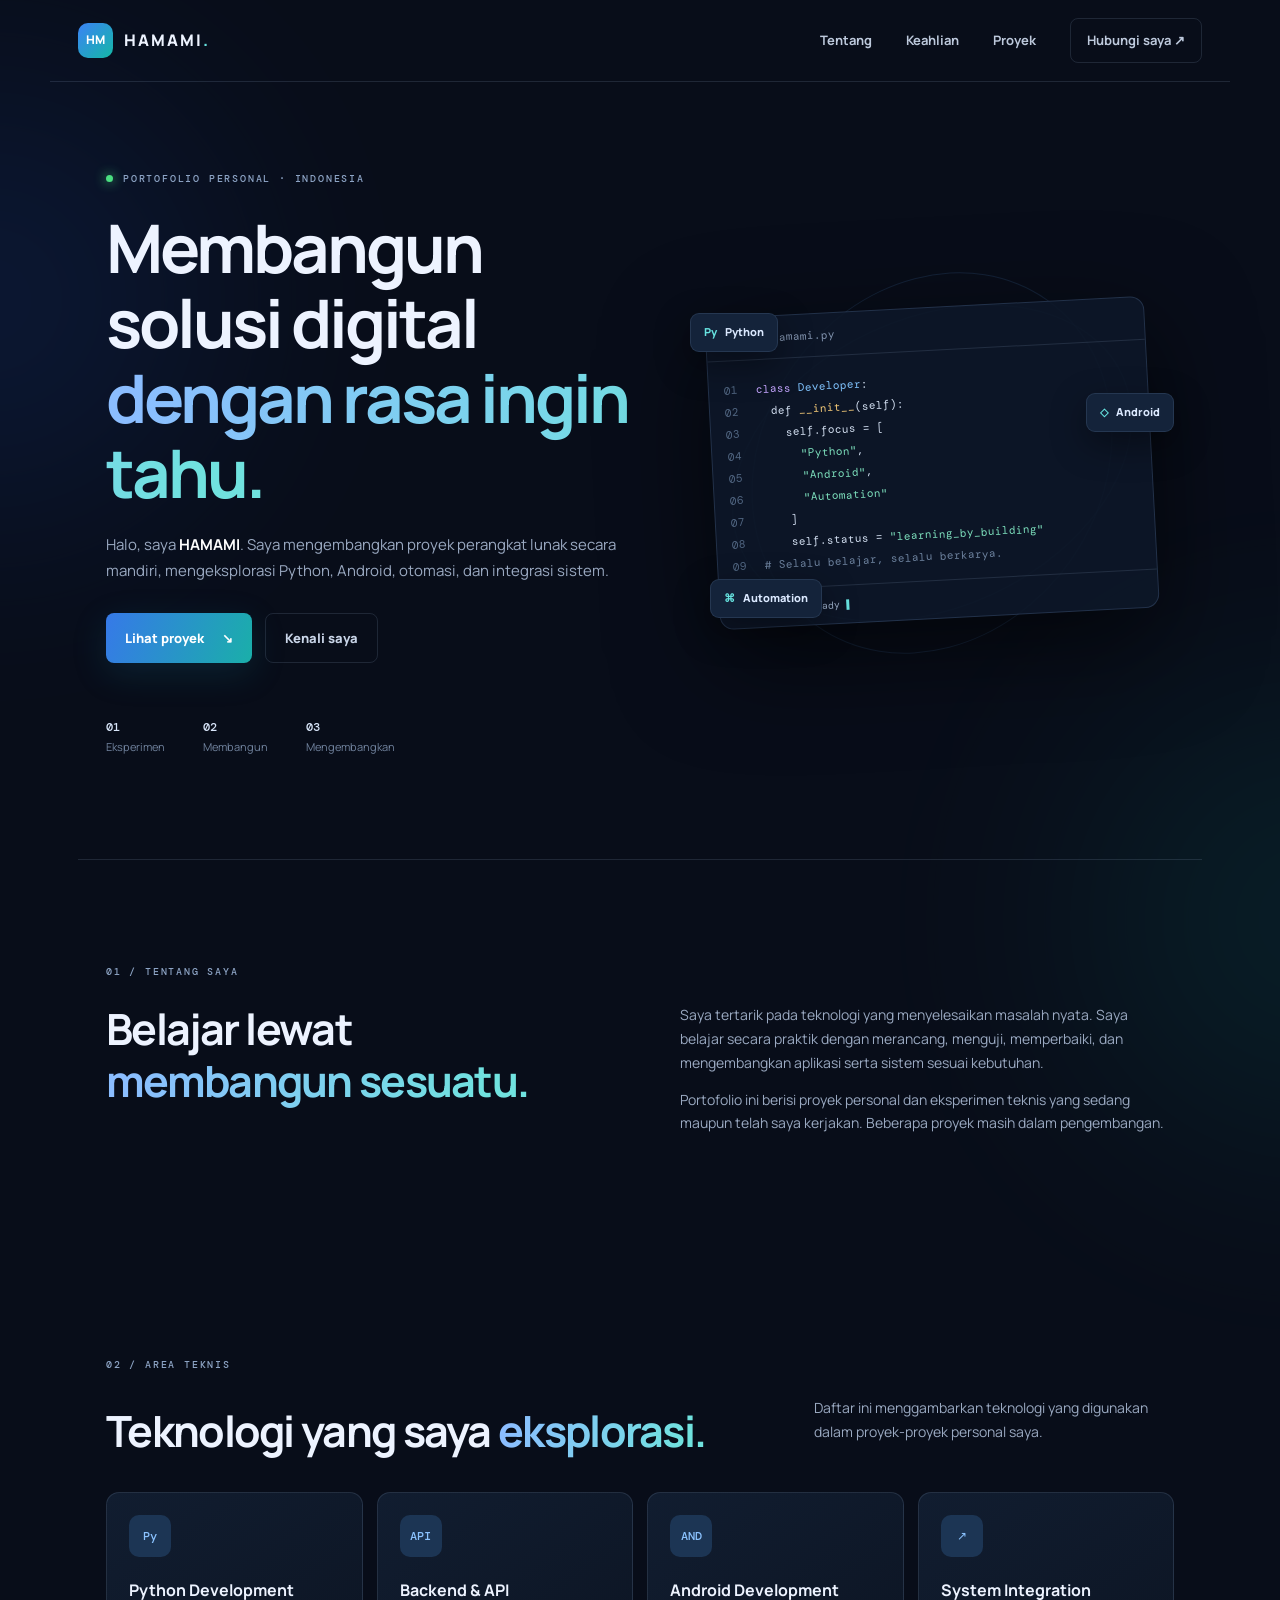
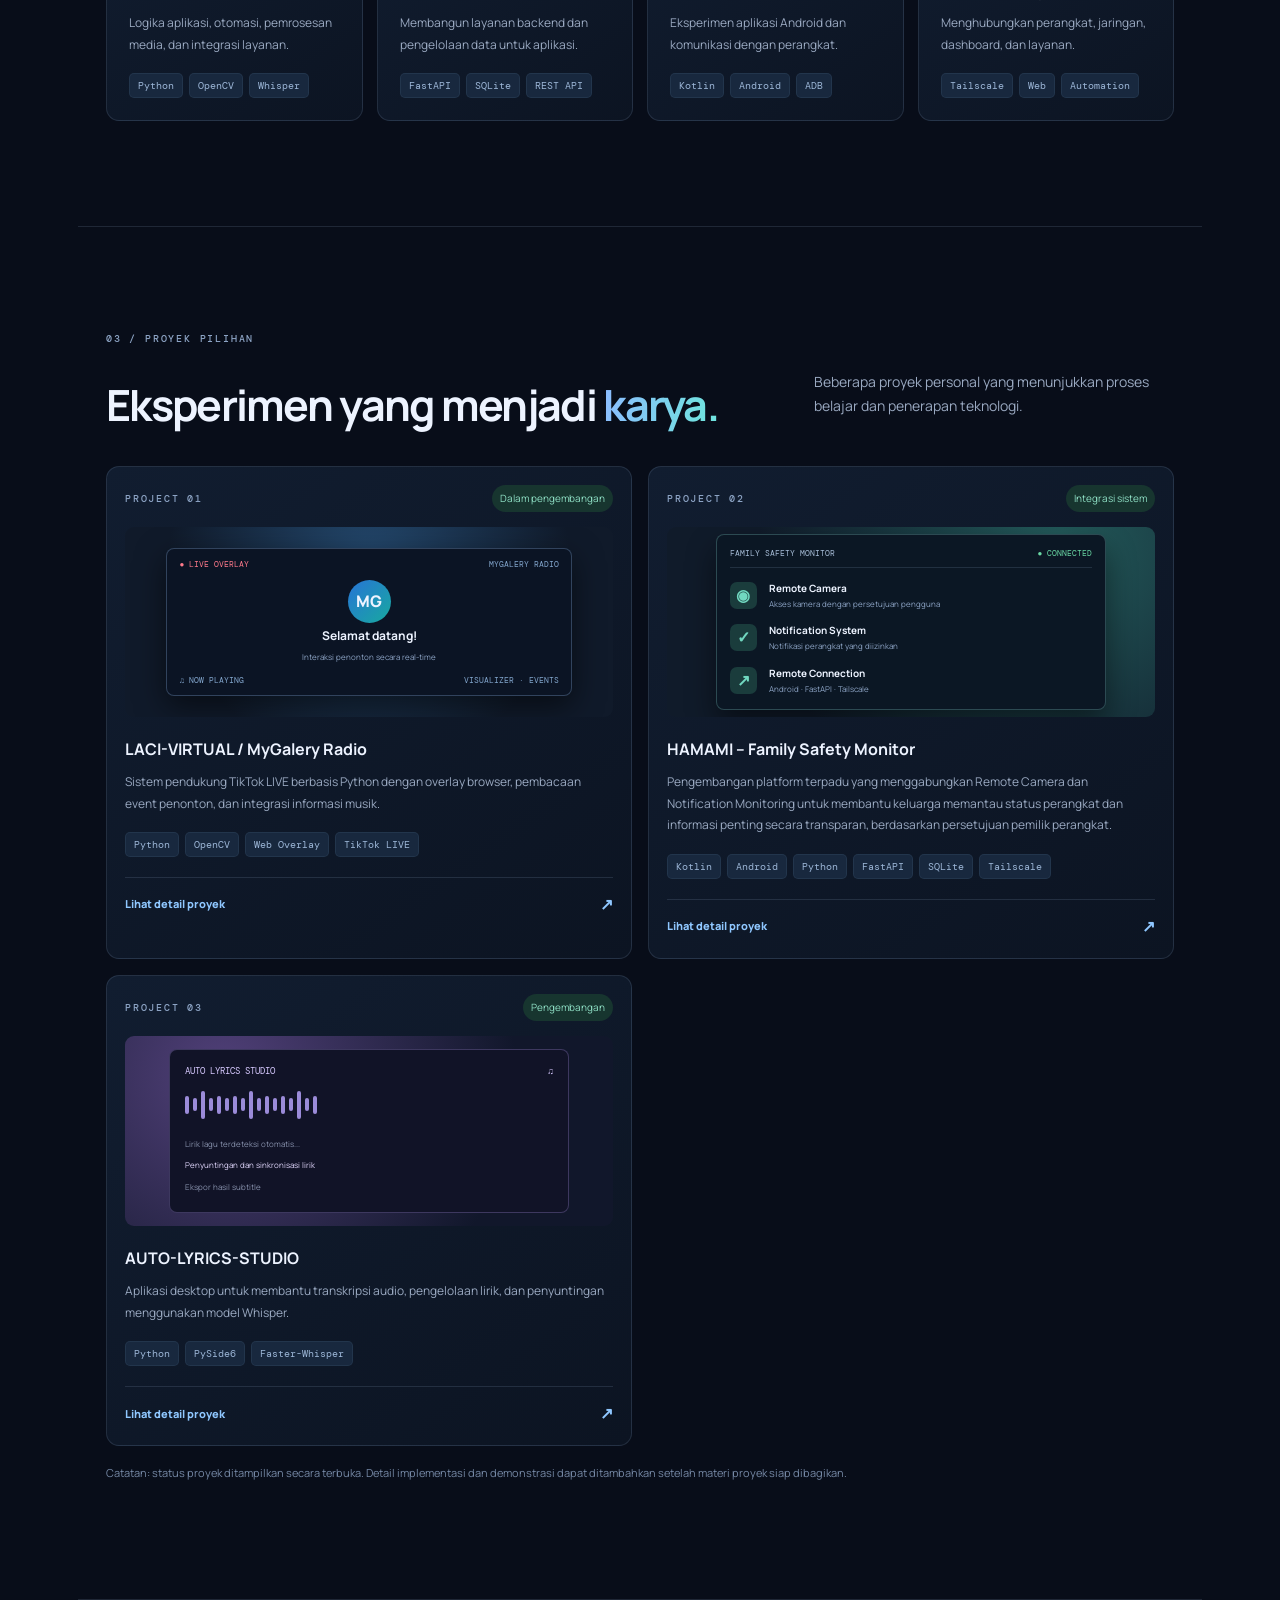
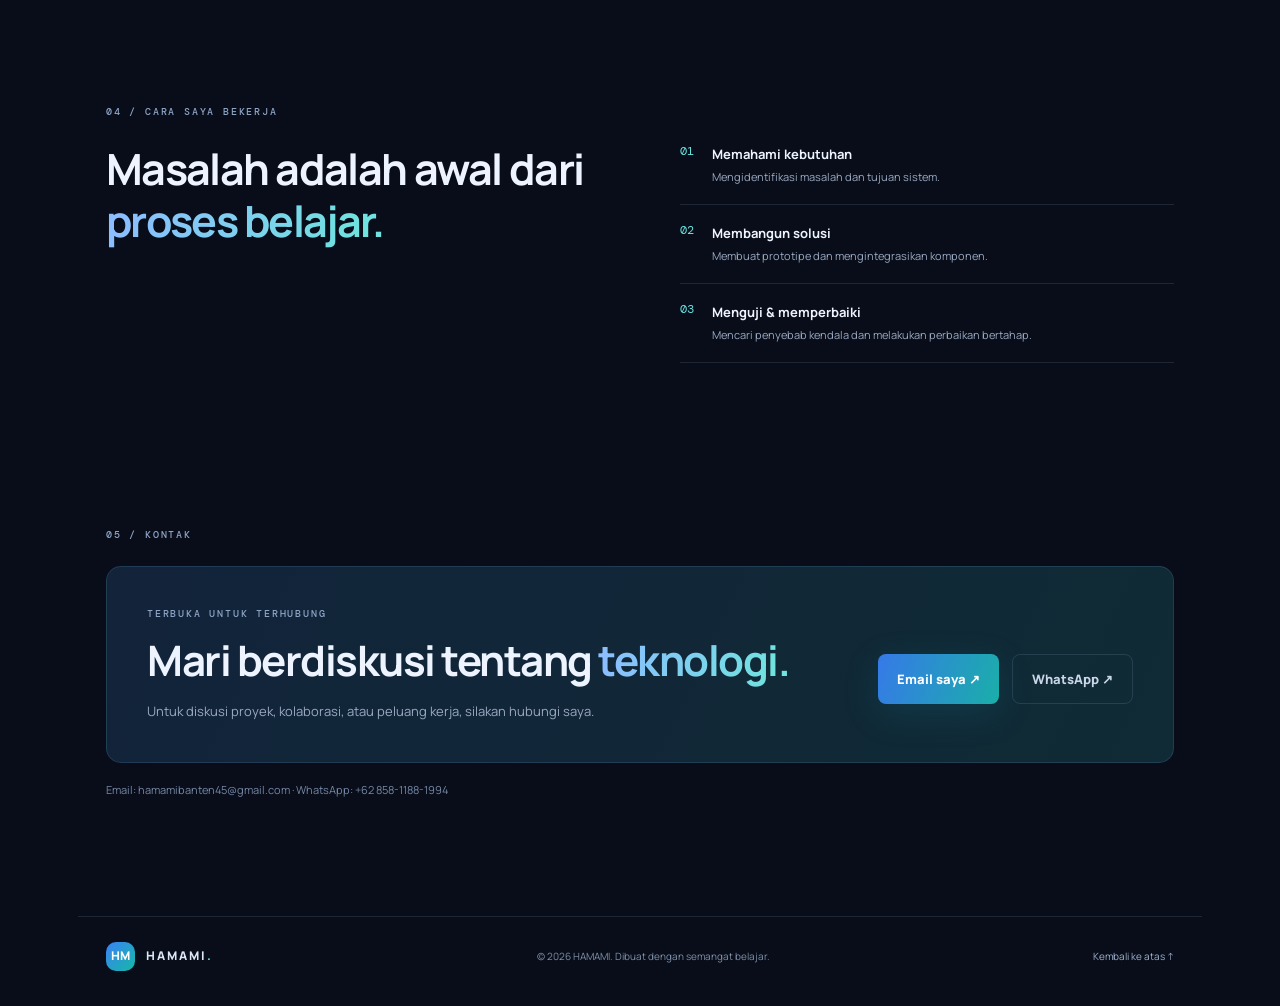
<file: index.html>
<!DOCTYPE html>
<html lang="id">
<head>
  <meta charset="UTF-8">
  <meta name="viewport" content="width=device-width, initial-scale=1.0">
  <meta name="description" content="Portofolio HAMAMI — pengembang proyek perangkat lunak, otomasi, Android, dan sistem jarak jauh.">
  <meta name="theme-color" content="#080d19">
  <title>HAMAMI — IT Developer Portfolio</title>
  <link rel="stylesheet" href="assets/style.css">
</head>
<body>
  <div class="ambient ambient-one"></div>
  <div class="ambient ambient-two"></div>

  <header class="site-header">
    <a class="brand" href="#home">
      <span class="brand-mark">HM</span>
      <span>HAMAMI<span class="brand-dot">.</span></span>
    </a>
    <button class="menu-toggle" aria-label="Buka navigasi" aria-expanded="false">☰</button>
    <nav class="nav">
      <a href="#about">Tentang</a>
      <a href="#skills">Keahlian</a>
      <a href="#projects">Proyek</a>
      <a href="#contact" class="nav-cta">Hubungi saya ↗</a>
    </nav>
  </header>

  <main>
    <section class="hero section" id="home">
      <div class="hero-copy">
        <div class="eyebrow">
          <span class="status-dot"></span>
          PORTOFOLIO PERSONAL · INDONESIA
        </div>

        <h1>
          Membangun solusi digital
          <span class="gradient-text">dengan rasa ingin tahu.</span>
        </h1>

        <p class="hero-lead">
          Halo, saya <strong>HAMAMI</strong>. Saya mengembangkan proyek
          perangkat lunak secara mandiri, mengeksplorasi Python, Android,
          otomasi, dan integrasi sistem.
        </p>

        <div class="hero-actions">
          <a class="button button-primary" href="#projects">Lihat proyek <span>↘</span></a>
          <a class="button button-ghost" href="#about">Kenali saya</a>
        </div>

        <div class="hero-meta">
          <span>01 <small>Eksperimen</small></span>
          <span>02 <small>Membangun</small></span>
          <span>03 <small>Mengembangkan</small></span>
        </div>
      </div>

      <div class="hero-visual" aria-label="Ilustrasi kode dan teknologi">
        <div class="orbit orbit-a"></div>
        <div class="orbit orbit-b"></div>

        <div class="code-window">
          <div class="window-bar">
            <i></i><i></i><i></i>
            <span>hamami.py</span>
          </div>

          <div class="code-lines">
            <p><b>01</b> <span class="purple">class</span> <span class="blue">Developer</span>:</p>
            <p><b>02</b> &nbsp;&nbsp;def <span class="yellow">__init__</span>(self):</p>
            <p><b>03</b> &nbsp;&nbsp;&nbsp;&nbsp;self.focus = [</p>
            <p><b>04</b> &nbsp;&nbsp;&nbsp;&nbsp;&nbsp;&nbsp;<span class="green">"Python"</span>,</p>
            <p><b>05</b> &nbsp;&nbsp;&nbsp;&nbsp;&nbsp;&nbsp;<span class="green">"Android"</span>,</p>
            <p><b>06</b> &nbsp;&nbsp;&nbsp;&nbsp;&nbsp;&nbsp;<span class="green">"Automation"</span></p>
            <p><b>07</b> &nbsp;&nbsp;&nbsp;&nbsp;]</p>
            <p><b>08</b> &nbsp;&nbsp;&nbsp;&nbsp;self.status = <span class="green">"learning_by_building"</span></p>
            <p><b>09</b> <span class="comment"># Selalu belajar, selalu berkarya.</span></p>
          </div>

          <div class="terminal-line">
            <span>➜</span> portfolio.ready <i>▌</i>
          </div>
        </div>

        <div class="float-chip chip-python"><span>Py</span> Python</div>
        <div class="float-chip chip-android"><span>◇</span> Android</div>
        <div class="float-chip chip-automation"><span>⌘</span> Automation</div>
      </div>
    </section>

    <section class="section about-section" id="about">
      <div class="section-kicker">01 / TENTANG SAYA</div>

      <div class="about-grid">
        <h2>Belajar lewat <span class="gradient-text">membangun sesuatu.</span></h2>

        <div>
          <p>
            Saya tertarik pada teknologi yang menyelesaikan masalah nyata.
            Saya belajar secara praktik dengan merancang, menguji, memperbaiki,
            dan mengembangkan aplikasi serta sistem sesuai kebutuhan.
          </p>
          <p>
            Portofolio ini berisi proyek personal dan eksperimen teknis
            yang sedang maupun telah saya kerjakan. Beberapa proyek masih
            dalam pengembangan.
          </p>
        </div>
      </div>
    </section>

    <section class="section" id="skills">
      <div class="section-kicker">02 / AREA TEKNIS</div>

      <div class="section-heading">
        <h2>Teknologi yang saya <span class="gradient-text">eksplorasi.</span></h2>
        <p>Daftar ini menggambarkan teknologi yang digunakan dalam proyek-proyek personal saya.</p>
      </div>

      <div class="skills-grid">
        <article class="skill-card">
          <div class="skill-icon">Py</div>
          <h3>Python Development</h3>
          <p>Logika aplikasi, otomasi, pemrosesan media, dan integrasi layanan.</p>
          <div class="tags"><span>Python</span><span>OpenCV</span><span>Whisper</span></div>
        </article>

        <article class="skill-card">
          <div class="skill-icon">API</div>
          <h3>Backend & API</h3>
          <p>Membangun layanan backend dan pengelolaan data untuk aplikasi.</p>
          <div class="tags"><span>FastAPI</span><span>SQLite</span><span>REST API</span></div>
        </article>

        <article class="skill-card">
          <div class="skill-icon">AND</div>
          <h3>Android Development</h3>
          <p>Eksperimen aplikasi Android dan komunikasi dengan perangkat.</p>
          <div class="tags"><span>Kotlin</span><span>Android</span><span>ADB</span></div>
        </article>

        <article class="skill-card">
          <div class="skill-icon">↗</div>
          <h3>System Integration</h3>
          <p>Menghubungkan perangkat, jaringan, dashboard, dan layanan.</p>
          <div class="tags"><span>Tailscale</span><span>Web</span><span>Automation</span></div>
        </article>
      </div>
    </section>

    <section class="section projects-section" id="projects">
      <div class="section-kicker">03 / PROYEK PILIHAN</div>

      <div class="section-heading">
        <h2>Eksperimen yang menjadi <span class="gradient-text">karya.</span></h2>
        <p>Beberapa proyek personal yang menunjukkan proses belajar dan penerapan teknologi.</p>
      </div>

      <div class="projects-grid">

        <!-- PROJECT 01 -->
        <article class="project-card project-featured">
          <div class="project-top">
            <span class="project-number">PROJECT 01</span>
            <span class="project-status">Dalam pengembangan</span>
          </div>

          <div class="project-art art-live">
            <div class="live-screen">
              <div class="live-top">
                <span>● LIVE OVERLAY</span>
                <span>MYGALERY RADIO</span>
              </div>
              <div class="live-center">
                <div class="live-avatar">MG</div>
                <strong>Selamat datang!</strong>
                <small>Interaksi penonton secara real-time</small>
              </div>
              <div class="live-bottom">
                <span>♫ NOW PLAYING</span>
                <span>VISUALIZER · EVENTS</span>
              </div>
            </div>
          </div>

          <h3>LACI-VIRTUAL / MyGalery Radio</h3>
          <p>
            Sistem pendukung TikTok LIVE berbasis Python dengan overlay
            browser, pembacaan event penonton, dan integrasi informasi musik.
          </p>

          <div class="tags">
            <span>Python</span>
            <span>OpenCV</span>
            <span>Web Overlay</span>
            <span>TikTok LIVE</span>
          </div>

          <a class="project-link" href="projects/laci-virtual.html">
            Lihat detail proyek <span>↗</span>
          </a>
        </article>

        <!-- PROJECT 02: FAMILY SAFETY MONITOR -->
        <article class="project-card">
          <div class="project-top">
            <span class="project-number">PROJECT 02</span>
            <span class="project-status">Integrasi sistem</span>
          </div>

          <div class="project-art art-notify">
            <div class="notify-ui">
              <div class="notify-head">
                FAMILY SAFETY MONITOR
                <span>● CONNECTED</span>
              </div>

              <div class="notify-row">
                <b>◉</b>
                <div>
                  <strong>Remote Camera</strong>
                  <small>Akses kamera dengan persetujuan pengguna</small>
                </div>
              </div>

              <div class="notify-row">
                <b>✓</b>
                <div>
                  <strong>Notification System</strong>
                  <small>Notifikasi perangkat yang diizinkan</small>
                </div>
              </div>

              <div class="notify-row">
                <b>↗</b>
                <div>
                  <strong>Remote Connection</strong>
                  <small>Android · FastAPI · Tailscale</small>
                </div>
              </div>
            </div>
          </div>

          <h3>HAMAMI – Family Safety Monitor</h3>

          <p>
            Pengembangan platform terpadu yang menggabungkan Remote Camera
            dan Notification Monitoring untuk membantu keluarga memantau
            status perangkat dan informasi penting secara transparan,
            berdasarkan persetujuan pemilik perangkat.
          </p>

          <div class="tags">
            <span>Kotlin</span>
            <span>Android</span>
            <span>Python</span>
            <span>FastAPI</span>
            <span>SQLite</span>
            <span>Tailscale</span>
          </div>

          <a class="project-link" href="projects/family-safety-monitor.html">
            Lihat detail proyek <span>↗</span>
          </a>
        </article>

        <!-- PROJECT 03 -->
        <article class="project-card">
          <div class="project-top">
            <span class="project-number">PROJECT 03</span>
            <span class="project-status">Pengembangan</span>
          </div>

          <div class="project-art art-lyrics">
            <div class="lyrics-ui">
              <div class="lyrics-title">AUTO LYRICS STUDIO <span>♫</span></div>
              <div class="wave">
                <i></i><i></i><i></i><i></i><i></i><i></i><i></i>
                <i></i><i></i><i></i><i></i><i></i><i></i><i></i>
                <i></i><i></i><i></i>
              </div>
              <div class="lyric-line">Lirik lagu terdeteksi otomatis...</div>
              <div class="lyric-line active">Penyuntingan dan sinkronisasi lirik</div>
              <div class="lyric-line">Ekspor hasil subtitle</div>
            </div>
          </div>

          <h3>AUTO-LYRICS-STUDIO</h3>

          <p>
            Aplikasi desktop untuk membantu transkripsi audio,
            pengelolaan lirik, dan penyuntingan menggunakan model Whisper.
          </p>

          <div class="tags">
            <span>Python</span>
            <span>PySide6</span>
            <span>Faster-Whisper</span>
          </div>

          <a class="project-link" href="projects/auto-lyrics-studio.html">
            Lihat detail proyek <span>↗</span>
          </a>
        </article>

      </div>

      <p class="project-note">
        Catatan: status proyek ditampilkan secara terbuka.
        Detail implementasi dan demonstrasi dapat ditambahkan setelah
        materi proyek siap dibagikan.
      </p>
    </section>

    <section class="section approach-section">
      <div class="section-kicker">04 / CARA SAYA BEKERJA</div>

      <div class="approach-grid">
        <h2>Masalah adalah awal dari <span class="gradient-text">proses belajar.</span></h2>

        <div class="steps">
          <div>
            <b>01</b>
            <span>
              <strong>Memahami kebutuhan</strong>
              <small>Mengidentifikasi masalah dan tujuan sistem.</small>
            </span>
          </div>

          <div>
            <b>02</b>
            <span>
              <strong>Membangun solusi</strong>
              <small>Membuat prototipe dan mengintegrasikan komponen.</small>
            </span>
          </div>

          <div>
            <b>03</b>
            <span>
              <strong>Menguji & memperbaiki</strong>
              <small>Mencari penyebab kendala dan melakukan perbaikan bertahap.</small>
            </span>
          </div>
        </div>
      </div>
    </section>

    <section class="contact-section section" id="contact">
      <div class="section-kicker">05 / KONTAK</div>

      <div class="contact-box">
        <div>
          <span class="eyebrow">TERBUKA UNTUK TERHUBUNG</span>
          <h2>Mari berdiskusi tentang <span class="gradient-text">teknologi.</span></h2>
          <p>Untuk diskusi proyek, kolaborasi, atau peluang kerja, silakan hubungi saya.</p>
        </div>

        <div class="hero-actions">
          <a class="button button-primary" href="mailto:hamamibanten45@gmail.com">Email saya ↗</a>
          <a class="button button-ghost" href="https://wa.me/6285811881994" target="_blank" rel="noopener noreferrer">WhatsApp ↗</a>
        </div>
      </div>

      <p class="replace-note">
        Email: hamamibanten45@gmail.com · WhatsApp: +62 858-1188-1994
      </p>
    </section>
  </main>

  <footer>
    <a class="brand" href="#home">
      <span class="brand-mark">HM</span>
      <span>HAMAMI<span class="brand-dot">.</span></span>
    </a>

    <span>© <span id="year"></span> HAMAMI. Dibuat dengan semangat belajar.</span>
    <a href="#home">Kembali ke atas ↑</a>
  </footer>

  <script src="assets/script.js"></script>
</body>
</html>
</file>
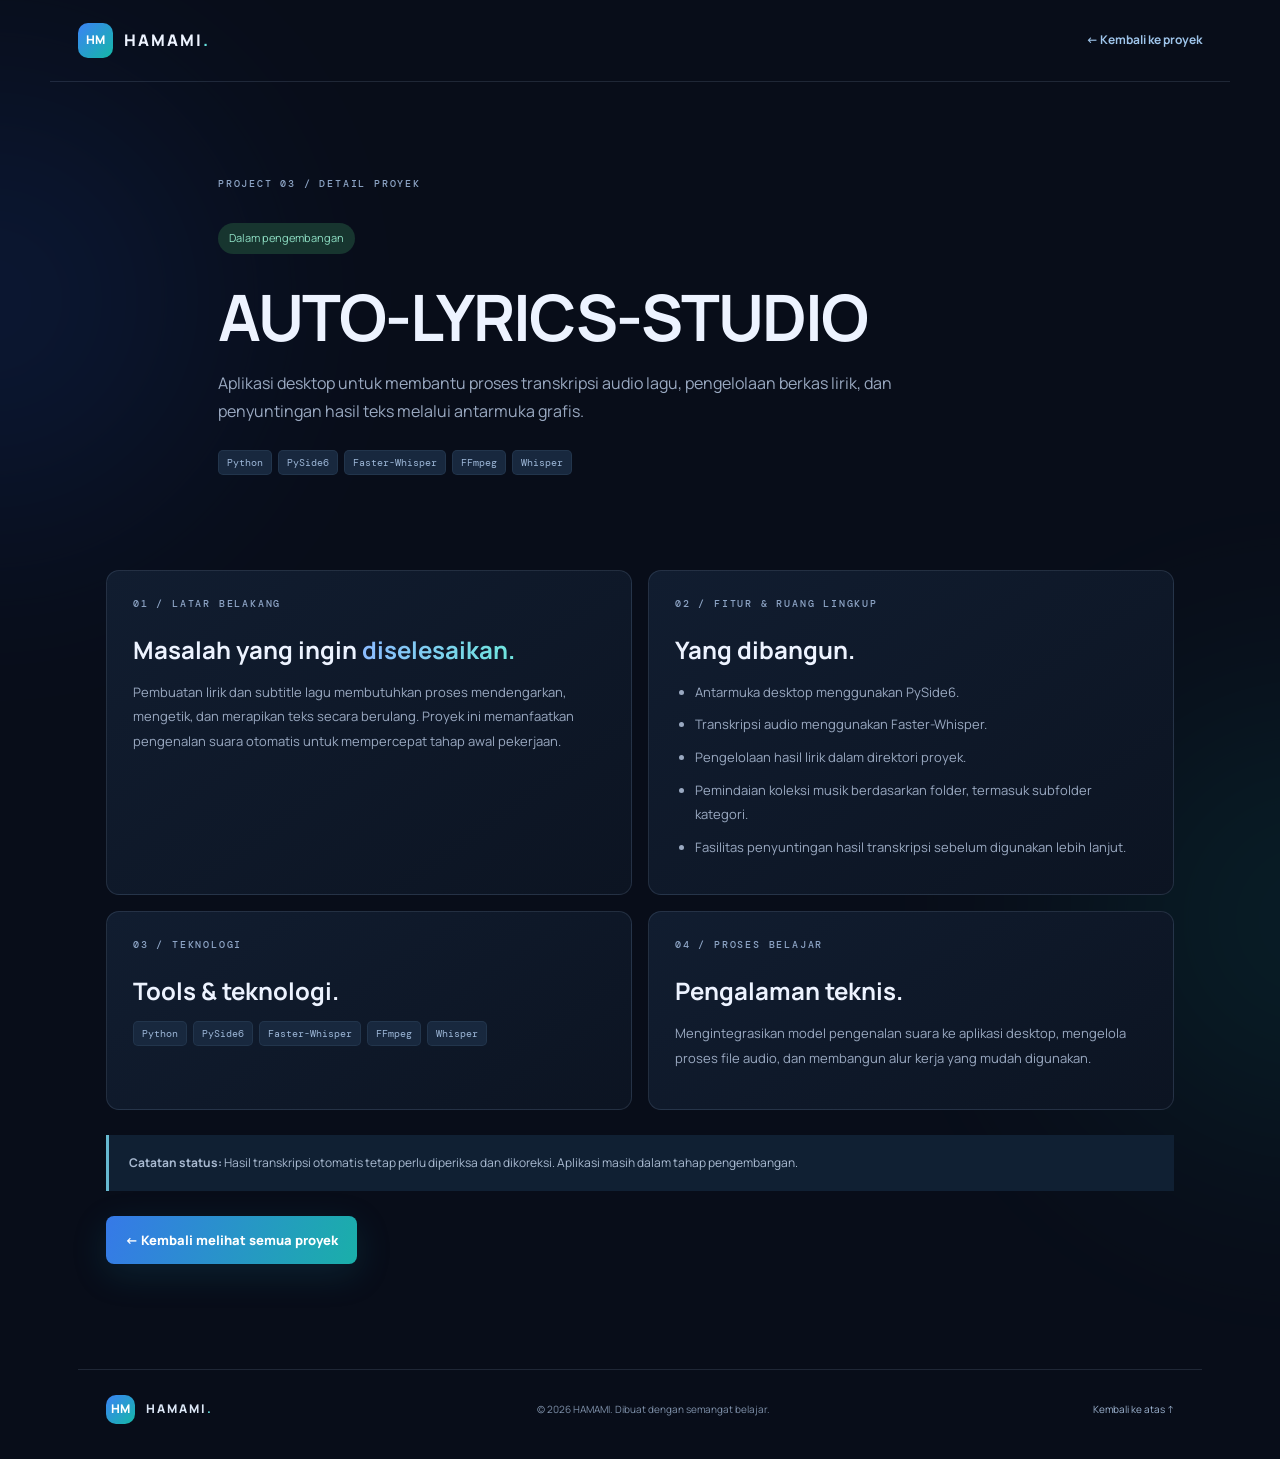
<file: projects/auto-lyrics-studio.html>
<!DOCTYPE html>
<html lang="id"><head><meta charset="UTF-8"><meta name="viewport" content="width=device-width, initial-scale=1.0"><meta name="description" content="Detail proyek AUTO-LYRICS-STUDIO — portofolio HAMAMI."><meta name="theme-color" content="#080d19"><title>AUTO-LYRICS-STUDIO — HAMAMI</title><link rel="stylesheet" href="../assets/style.css"><link rel="stylesheet" href="../assets/project-detail.css"></head>
<body><div class="ambient ambient-one"></div><div class="ambient ambient-two"></div>
<header class="site-header"><a class="brand" href="../index.html"><span class="brand-mark">HM</span><span>HAMAMI<span class="brand-dot">.</span></span></a><a class="back-home" href="../index.html#projects">← Kembali ke proyek</a></header>
<main><section class="detail-hero section"><div class="section-kicker">PROJECT 03 / DETAIL PROYEK</div><div class="detail-status">Dalam pengembangan</div><h1>AUTO-LYRICS-STUDIO</h1><p class="detail-lead">Aplikasi desktop untuk membantu proses transkripsi audio lagu, pengelolaan berkas lirik, dan penyuntingan hasil teks melalui antarmuka grafis.</p><div class="tags detail-tags"><span>Python</span><span>PySide6</span><span>Faster-Whisper</span><span>FFmpeg</span><span>Whisper</span></div></section>
<section class="section detail-content"><div class="detail-grid"><article class="detail-panel"><div class="section-kicker">01 / LATAR BELAKANG</div><h2>Masalah yang ingin <span class="gradient-text">diselesaikan.</span></h2><p>Pembuatan lirik dan subtitle lagu membutuhkan proses mendengarkan, mengetik, dan merapikan teks secara berulang. Proyek ini memanfaatkan pengenalan suara otomatis untuk mempercepat tahap awal pekerjaan.</p></article><article class="detail-panel"><div class="section-kicker">02 / FITUR & RUANG LINGKUP</div><h2>Yang dibangun.</h2><ul><li>Antarmuka desktop menggunakan PySide6.</li>
<li>Transkripsi audio menggunakan Faster-Whisper.</li>
<li>Pengelolaan hasil lirik dalam direktori proyek.</li>
<li>Pemindaian koleksi musik berdasarkan folder, termasuk subfolder kategori.</li>
<li>Fasilitas penyuntingan hasil transkripsi sebelum digunakan lebih lanjut.</li></ul></article><article class="detail-panel"><div class="section-kicker">03 / TEKNOLOGI</div><h2>Tools & teknologi.</h2><div class="tags"><span>Python</span><span>PySide6</span><span>Faster-Whisper</span><span>FFmpeg</span><span>Whisper</span></div></article><article class="detail-panel"><div class="section-kicker">04 / PROSES BELAJAR</div><h2>Pengalaman teknis.</h2><p>Mengintegrasikan model pengenalan suara ke aplikasi desktop, mengelola proses file audio, dan membangun alur kerja yang mudah digunakan.</p></article></div><div class="project-disclaimer"><strong>Catatan status:</strong> Hasil transkripsi otomatis tetap perlu diperiksa dan dikoreksi. Aplikasi masih dalam tahap pengembangan.</div><a class="button button-primary detail-back" href="../index.html#projects">← Kembali melihat semua proyek</a></section></main>
<footer><a class="brand" href="../index.html"><span class="brand-mark">HM</span><span>HAMAMI<span class="brand-dot">.</span></span></a><span>© <span id="year"></span> HAMAMI. Dibuat dengan semangat belajar.</span><a href="#top" onclick="window.scrollTo({top:0,behavior:'smooth'});return false;">Kembali ke atas ↑</a></footer><script src="../assets/script.js"></script></body></html>
</file>
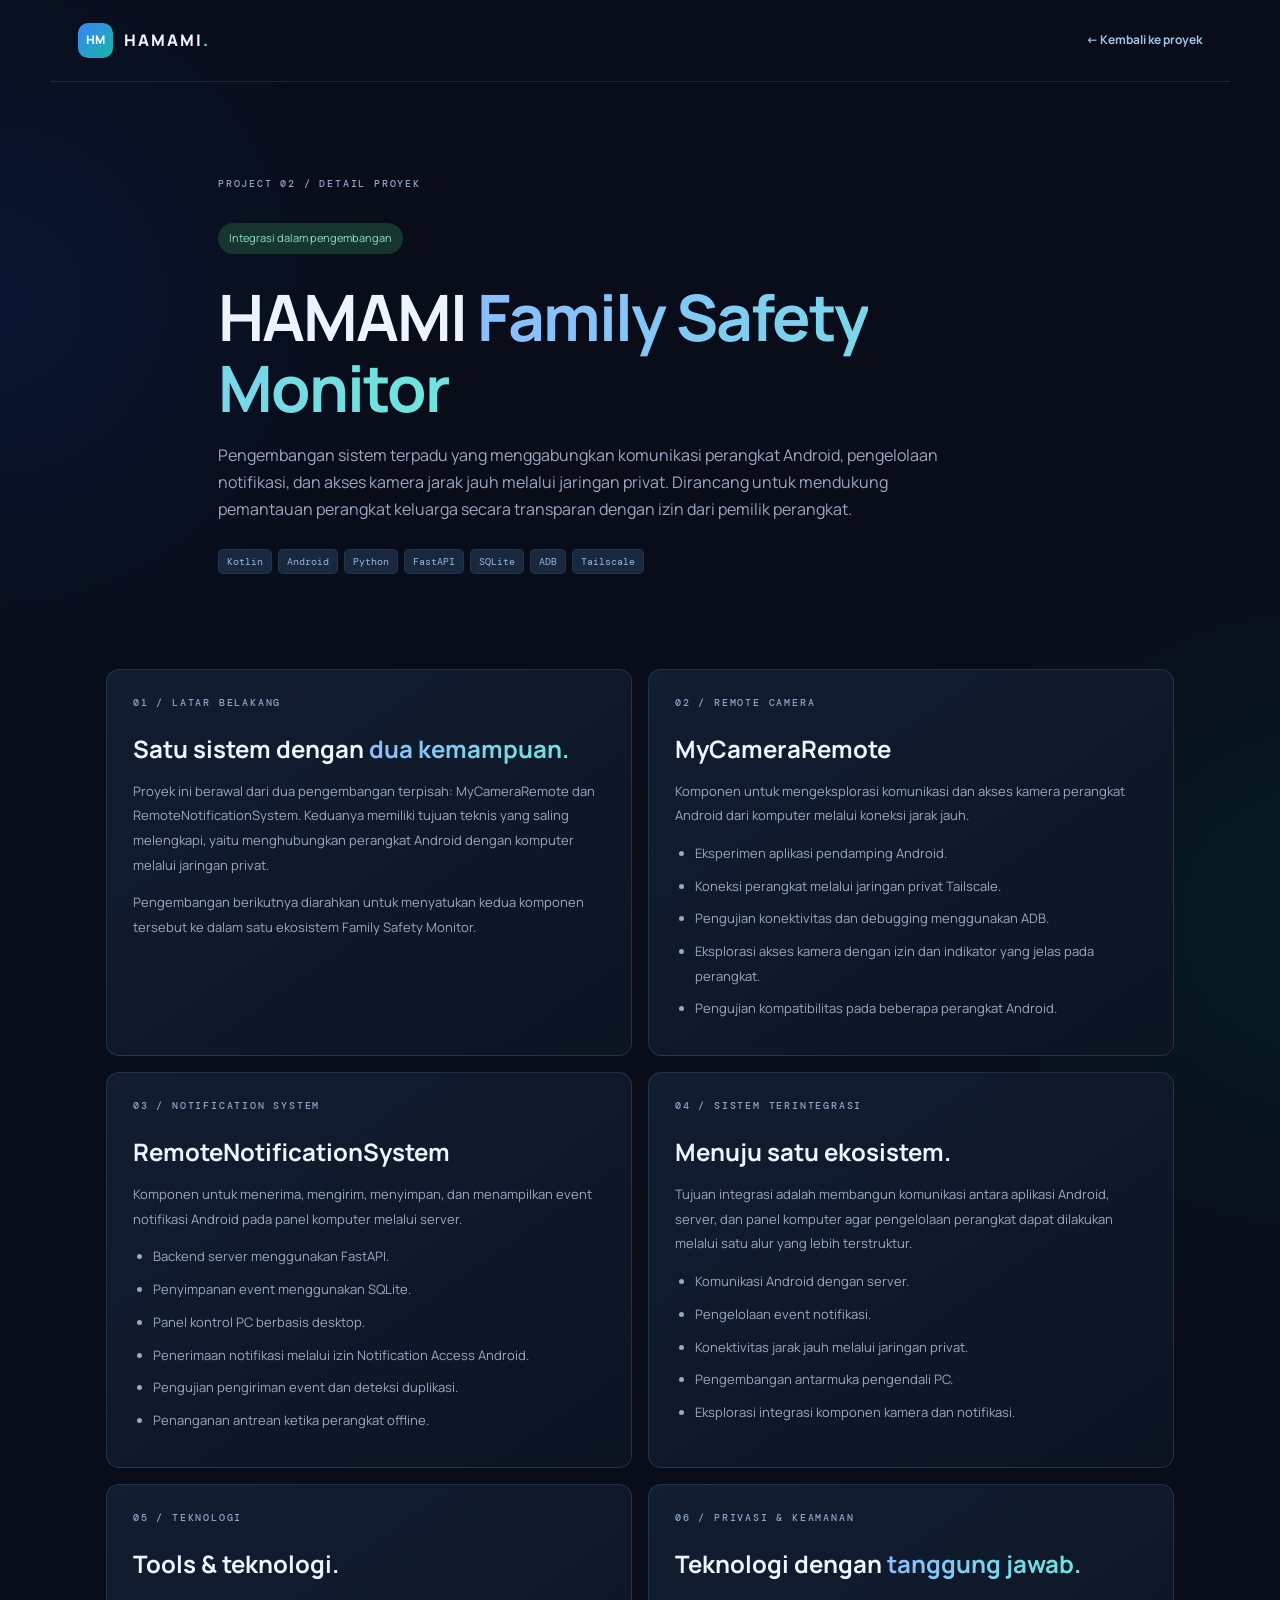
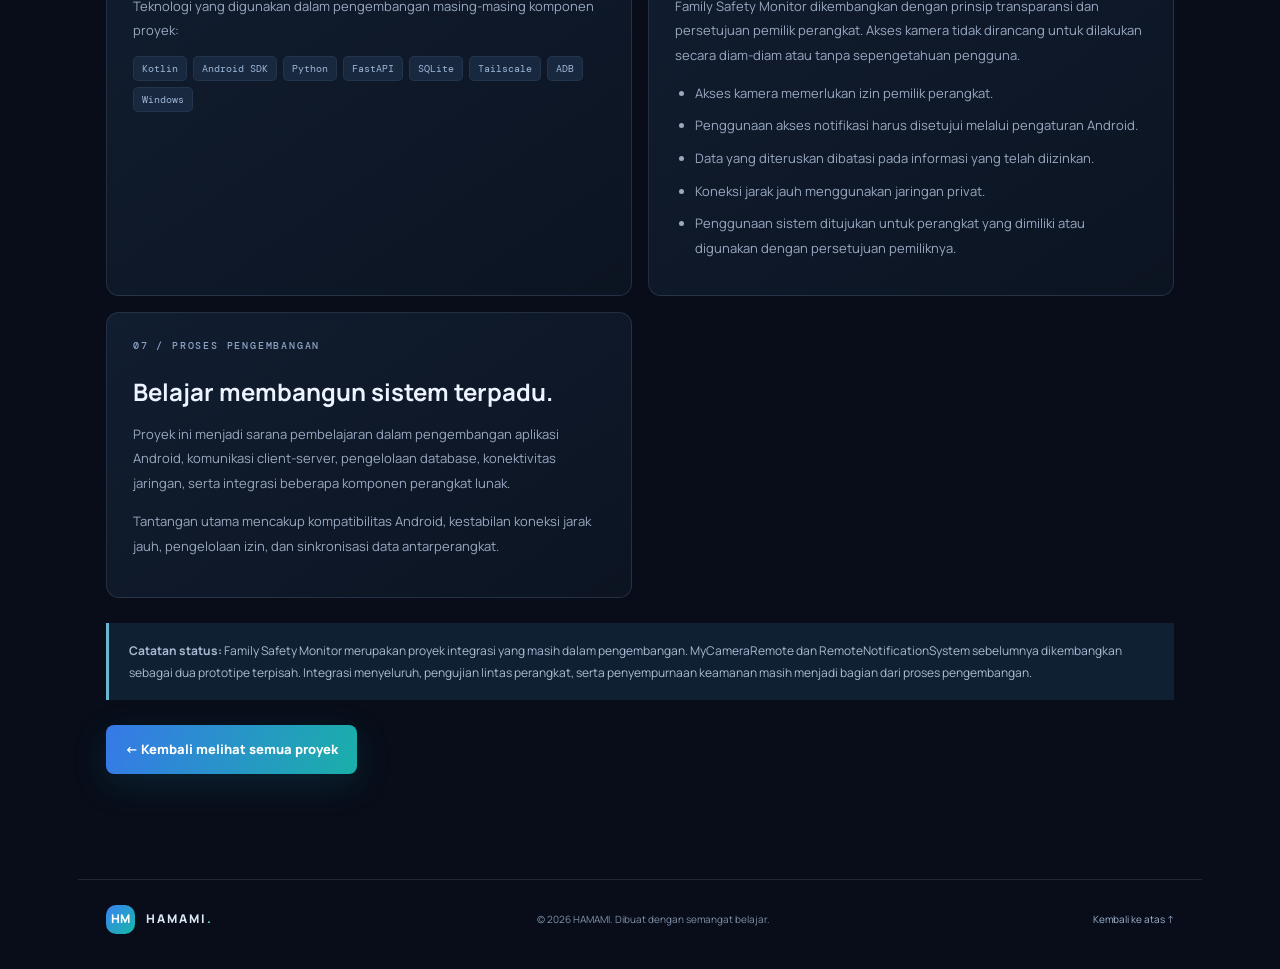
<file: projects/family-safety-monitor.html>
<!DOCTYPE html>
<html lang="id">
<head>
    <meta charset="UTF-8">
    <meta name="viewport" content="width=device-width, initial-scale=1.0">
    <meta name="description" content="HAMAMI Family Safety Monitor — pengembangan sistem pemantauan perangkat keluarga berbasis Android dengan izin dan transparansi.">
    <meta name="theme-color" content="#080d19">

    <title>Family Safety Monitor — HAMAMI</title>

    <link rel="stylesheet" href="../assets/style.css">
    <link rel="stylesheet" href="../assets/project-detail.css">
</head>

<body>
<div class="ambient ambient-one"></div>
<div class="ambient ambient-two"></div>

<header class="site-header">
    <a class="brand" href="../index.html">
        <span class="brand-mark">HM</span>
        <span>HAMAMI<span class="brand-dot">.</span></span>
    </a>

    <a class="back-home" href="../index.html#projects">
        ← Kembali ke proyek
    </a>
</header>

<main>

    <!-- HERO -->
    <section class="detail-hero section">

        <div class="section-kicker">
            PROJECT 02 / DETAIL PROYEK
        </div>

        <div class="detail-status">
            Integrasi dalam pengembangan
        </div>

        <h1>HAMAMI <span class="gradient-text">Family Safety Monitor</span></h1>

        <p class="detail-lead">
            Pengembangan sistem terpadu yang menggabungkan komunikasi
            perangkat Android, pengelolaan notifikasi, dan akses kamera
            jarak jauh melalui jaringan privat. Dirancang untuk mendukung
            pemantauan perangkat keluarga secara transparan dengan izin
            dari pemilik perangkat.
        </p>

        <div class="tags detail-tags">
            <span>Kotlin</span>
            <span>Android</span>
            <span>Python</span>
            <span>FastAPI</span>
            <span>SQLite</span>
            <span>ADB</span>
            <span>Tailscale</span>
        </div>

    </section>


    <!-- CONTENT -->
    <section class="section detail-content">

        <div class="detail-grid">

            <!-- BACKGROUND -->
            <article class="detail-panel">

                <div class="section-kicker">
                    01 / LATAR BELAKANG
                </div>

                <h2>Satu sistem dengan <span class="gradient-text">dua kemampuan.</span></h2>

                <p>
                    Proyek ini berawal dari dua pengembangan terpisah:
                    MyCameraRemote dan RemoteNotificationSystem.
                    Keduanya memiliki tujuan teknis yang saling melengkapi,
                    yaitu menghubungkan perangkat Android dengan komputer
                    melalui jaringan privat.
                </p>

                <p>
                    Pengembangan berikutnya diarahkan untuk menyatukan
                    kedua komponen tersebut ke dalam satu ekosistem
                    Family Safety Monitor.
                </p>

            </article>


            <!-- CAMERA -->
            <article class="detail-panel">

                <div class="section-kicker">
                    02 / REMOTE CAMERA
                </div>

                <h2>MyCameraRemote</h2>

                <p>
                    Komponen untuk mengeksplorasi komunikasi dan akses
                    kamera perangkat Android dari komputer melalui
                    koneksi jarak jauh.
                </p>

                <ul>
                    <li>Eksperimen aplikasi pendamping Android.</li>
                    <li>Koneksi perangkat melalui jaringan privat Tailscale.</li>
                    <li>Pengujian konektivitas dan debugging menggunakan ADB.</li>
                    <li>Eksplorasi akses kamera dengan izin dan indikator yang jelas pada perangkat.</li>
                    <li>Pengujian kompatibilitas pada beberapa perangkat Android.</li>
                </ul>

            </article>


            <!-- NOTIFICATION -->
            <article class="detail-panel">

                <div class="section-kicker">
                    03 / NOTIFICATION SYSTEM
                </div>

                <h2>RemoteNotificationSystem</h2>

                <p>
                    Komponen untuk menerima, mengirim, menyimpan, dan
                    menampilkan event notifikasi Android pada panel
                    komputer melalui server.
                </p>

                <ul>
                    <li>Backend server menggunakan FastAPI.</li>
                    <li>Penyimpanan event menggunakan SQLite.</li>
                    <li>Panel kontrol PC berbasis desktop.</li>
                    <li>Penerimaan notifikasi melalui izin Notification Access Android.</li>
                    <li>Pengujian pengiriman event dan deteksi duplikasi.</li>
                    <li>Penanganan antrean ketika perangkat offline.</li>
                </ul>

            </article>


            <!-- INTEGRATION -->
            <article class="detail-panel">

                <div class="section-kicker">
                    04 / SISTEM TERINTEGRASI
                </div>

                <h2>Menuju satu ekosistem.</h2>

                <p>
                    Tujuan integrasi adalah membangun komunikasi antara
                    aplikasi Android, server, dan panel komputer agar
                    pengelolaan perangkat dapat dilakukan melalui
                    satu alur yang lebih terstruktur.
                </p>

                <ul>
                    <li>Komunikasi Android dengan server.</li>
                    <li>Pengelolaan event notifikasi.</li>
                    <li>Konektivitas jarak jauh melalui jaringan privat.</li>
                    <li>Pengembangan antarmuka pengendali PC.</li>
                    <li>Eksplorasi integrasi komponen kamera dan notifikasi.</li>
                </ul>

            </article>


            <!-- TECHNOLOGY -->
            <article class="detail-panel">

                <div class="section-kicker">
                    05 / TEKNOLOGI
                </div>

                <h2>Tools & teknologi.</h2>

                <p>
                    Teknologi yang digunakan dalam pengembangan
                    masing-masing komponen proyek:
                </p>

                <div class="tags">
                    <span>Kotlin</span>
                    <span>Android SDK</span>
                    <span>Python</span>
                    <span>FastAPI</span>
                    <span>SQLite</span>
                    <span>Tailscale</span>
                    <span>ADB</span>
                    <span>Windows</span>
                </div>

            </article>


            <!-- PRIVACY -->
            <article class="detail-panel">

                <div class="section-kicker">
                    06 / PRIVASI & KEAMANAN
                </div>

                <h2>Teknologi dengan <span class="gradient-text">tanggung jawab.</span></h2>

                <p>
                    Family Safety Monitor dikembangkan dengan prinsip
                    transparansi dan persetujuan pemilik perangkat.
                    Akses kamera tidak dirancang untuk dilakukan secara
                    diam-diam atau tanpa sepengetahuan pengguna.
                </p>

                <ul>
                    <li>Akses kamera memerlukan izin pemilik perangkat.</li>
                    <li>Penggunaan akses notifikasi harus disetujui melalui pengaturan Android.</li>
                    <li>Data yang diteruskan dibatasi pada informasi yang telah diizinkan.</li>
                    <li>Koneksi jarak jauh menggunakan jaringan privat.</li>
                    <li>Penggunaan sistem ditujukan untuk perangkat yang dimiliki atau digunakan dengan persetujuan pemiliknya.</li>
                </ul>

            </article>


            <!-- LEARNING -->
            <article class="detail-panel">

                <div class="section-kicker">
                    07 / PROSES PENGEMBANGAN
                </div>

                <h2>Belajar membangun sistem terpadu.</h2>

                <p>
                    Proyek ini menjadi sarana pembelajaran dalam
                    pengembangan aplikasi Android, komunikasi
                    client-server, pengelolaan database, konektivitas
                    jaringan, serta integrasi beberapa komponen
                    perangkat lunak.
                </p>

                <p>
                    Tantangan utama mencakup kompatibilitas Android,
                    kestabilan koneksi jarak jauh, pengelolaan izin,
                    dan sinkronisasi data antarperangkat.
                </p>

            </article>

        </div>


        <!-- STATUS -->
        <div class="project-disclaimer">
            <strong>Catatan status:</strong>
            Family Safety Monitor merupakan proyek integrasi yang masih
            dalam pengembangan. MyCameraRemote dan RemoteNotificationSystem
            sebelumnya dikembangkan sebagai dua prototipe terpisah.
            Integrasi menyeluruh, pengujian lintas perangkat, serta
            penyempurnaan keamanan masih menjadi bagian dari proses
            pengembangan.
        </div>


        <a class="button button-primary detail-back" href="../index.html#projects">
            ← Kembali melihat semua proyek
        </a>

    </section>

</main>


<footer>

    <a class="brand" href="../index.html">
        <span class="brand-mark">HM</span>
        <span>HAMAMI<span class="brand-dot">.</span></span>
    </a>

    <span>
        © <span id="year"></span> HAMAMI. Dibuat dengan semangat belajar.
    </span>

    <a href="#top"
       onclick="window.scrollTo({top:0,behavior:'smooth'});return false;">
        Kembali ke atas ↑
    </a>

</footer>

<script src="../assets/script.js"></script>

</body>
</html>
</file>
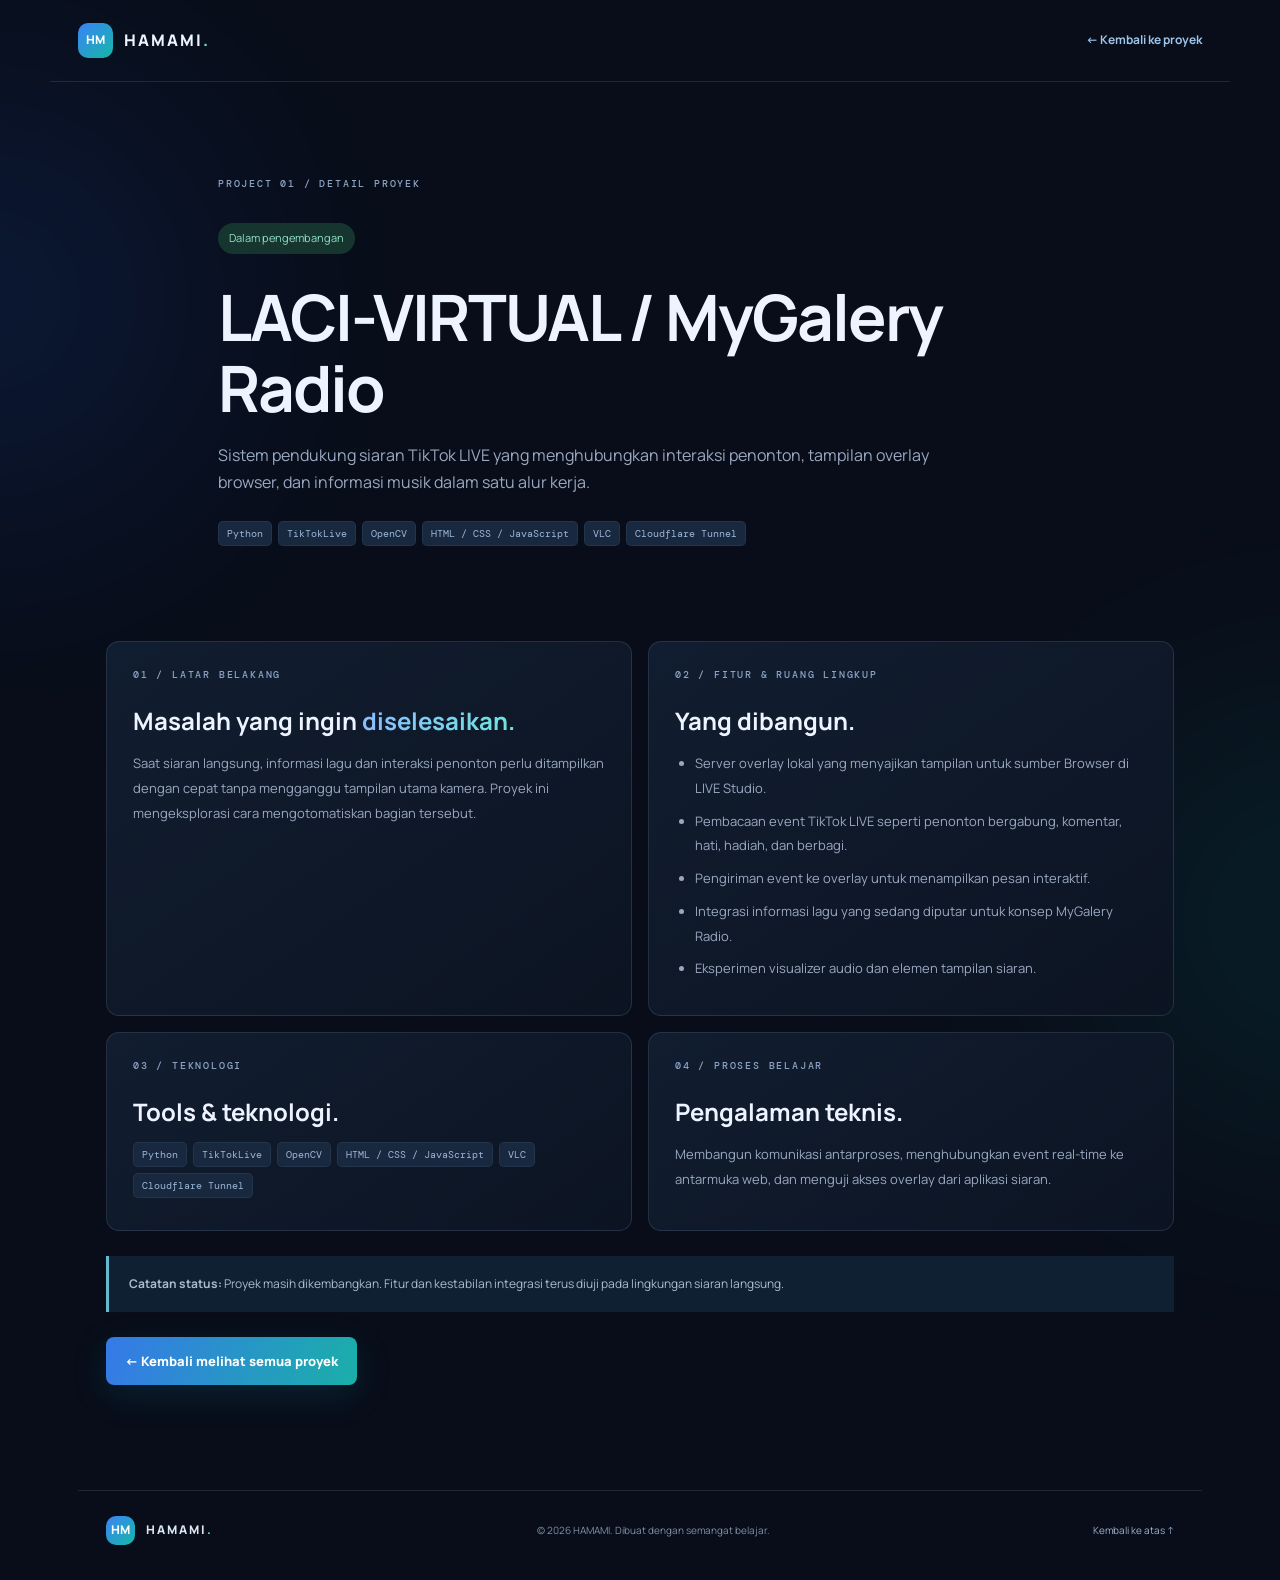
<file: projects/laci-virtual.html>
<!DOCTYPE html>
<html lang="id"><head><meta charset="UTF-8"><meta name="viewport" content="width=device-width, initial-scale=1.0"><meta name="description" content="Detail proyek LACI-VIRTUAL / MyGalery Radio — portofolio HAMAMI."><meta name="theme-color" content="#080d19"><title>LACI-VIRTUAL / MyGalery Radio — HAMAMI</title><link rel="stylesheet" href="../assets/style.css"><link rel="stylesheet" href="../assets/project-detail.css"></head>
<body><div class="ambient ambient-one"></div><div class="ambient ambient-two"></div>
<header class="site-header"><a class="brand" href="../index.html"><span class="brand-mark">HM</span><span>HAMAMI<span class="brand-dot">.</span></span></a><a class="back-home" href="../index.html#projects">← Kembali ke proyek</a></header>
<main><section class="detail-hero section"><div class="section-kicker">PROJECT 01 / DETAIL PROYEK</div><div class="detail-status">Dalam pengembangan</div><h1>LACI-VIRTUAL / MyGalery Radio</h1><p class="detail-lead">Sistem pendukung siaran TikTok LIVE yang menghubungkan interaksi penonton, tampilan overlay browser, dan informasi musik dalam satu alur kerja.</p><div class="tags detail-tags"><span>Python</span><span>TikTokLive</span><span>OpenCV</span><span>HTML / CSS / JavaScript</span><span>VLC</span><span>Cloudflare Tunnel</span></div></section>
<section class="section detail-content"><div class="detail-grid"><article class="detail-panel"><div class="section-kicker">01 / LATAR BELAKANG</div><h2>Masalah yang ingin <span class="gradient-text">diselesaikan.</span></h2><p>Saat siaran langsung, informasi lagu dan interaksi penonton perlu ditampilkan dengan cepat tanpa mengganggu tampilan utama kamera. Proyek ini mengeksplorasi cara mengotomatiskan bagian tersebut.</p></article><article class="detail-panel"><div class="section-kicker">02 / FITUR & RUANG LINGKUP</div><h2>Yang dibangun.</h2><ul><li>Server overlay lokal yang menyajikan tampilan untuk sumber Browser di LIVE Studio.</li>
<li>Pembacaan event TikTok LIVE seperti penonton bergabung, komentar, hati, hadiah, dan berbagi.</li>
<li>Pengiriman event ke overlay untuk menampilkan pesan interaktif.</li>
<li>Integrasi informasi lagu yang sedang diputar untuk konsep MyGalery Radio.</li>
<li>Eksperimen visualizer audio dan elemen tampilan siaran.</li></ul></article><article class="detail-panel"><div class="section-kicker">03 / TEKNOLOGI</div><h2>Tools & teknologi.</h2><div class="tags"><span>Python</span><span>TikTokLive</span><span>OpenCV</span><span>HTML / CSS / JavaScript</span><span>VLC</span><span>Cloudflare Tunnel</span></div></article><article class="detail-panel"><div class="section-kicker">04 / PROSES BELAJAR</div><h2>Pengalaman teknis.</h2><p>Membangun komunikasi antarproses, menghubungkan event real-time ke antarmuka web, dan menguji akses overlay dari aplikasi siaran.</p></article></div><div class="project-disclaimer"><strong>Catatan status:</strong> Proyek masih dikembangkan. Fitur dan kestabilan integrasi terus diuji pada lingkungan siaran langsung.</div><a class="button button-primary detail-back" href="../index.html#projects">← Kembali melihat semua proyek</a></section></main>
<footer><a class="brand" href="../index.html"><span class="brand-mark">HM</span><span>HAMAMI<span class="brand-dot">.</span></span></a><span>© <span id="year"></span> HAMAMI. Dibuat dengan semangat belajar.</span><a href="#top" onclick="window.scrollTo({top:0,behavior:'smooth'});return false;">Kembali ke atas ↑</a></footer><script src="../assets/script.js"></script></body></html>
</file>
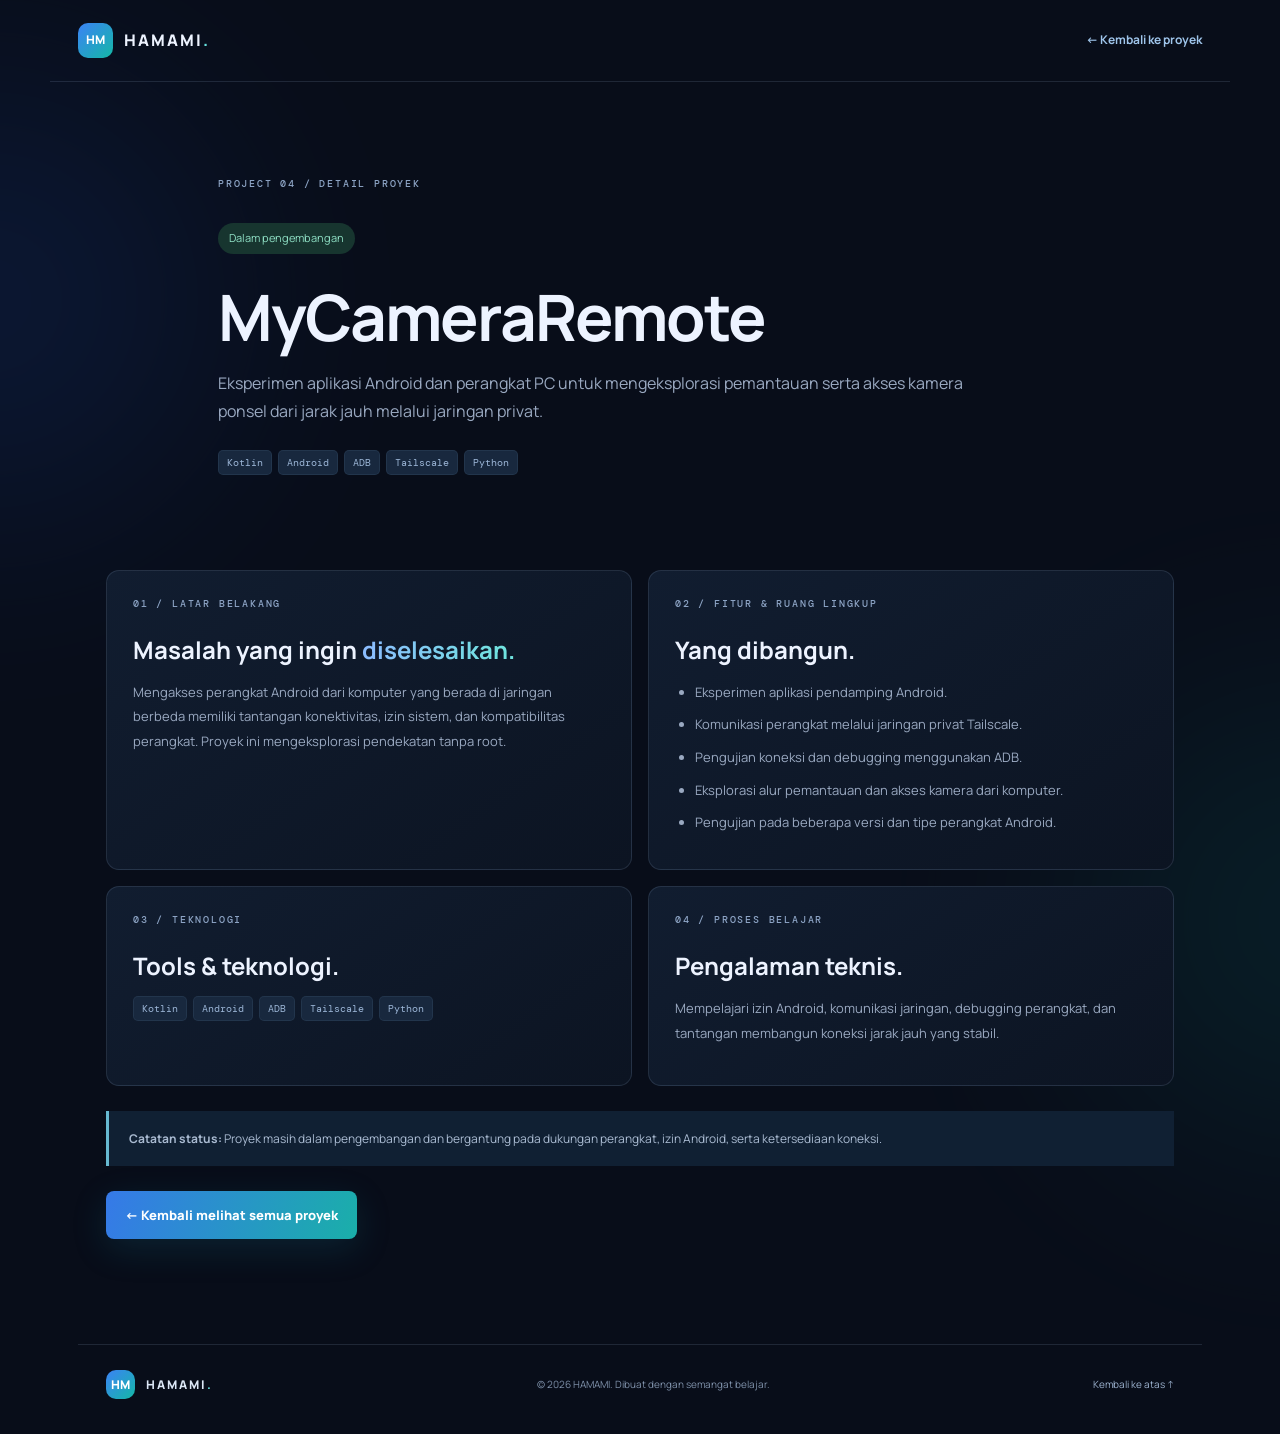
<file: projects/my-camera-remote.html>
<!DOCTYPE html>
<html lang="id"><head><meta charset="UTF-8"><meta name="viewport" content="width=device-width, initial-scale=1.0"><meta name="description" content="Detail proyek MyCameraRemote — portofolio HAMAMI."><meta name="theme-color" content="#080d19"><title>MyCameraRemote — HAMAMI</title><link rel="stylesheet" href="../assets/style.css"><link rel="stylesheet" href="../assets/project-detail.css"></head>
<body><div class="ambient ambient-one"></div><div class="ambient ambient-two"></div>
<header class="site-header"><a class="brand" href="../index.html"><span class="brand-mark">HM</span><span>HAMAMI<span class="brand-dot">.</span></span></a><a class="back-home" href="../index.html#projects">← Kembali ke proyek</a></header>
<main><section class="detail-hero section"><div class="section-kicker">PROJECT 04 / DETAIL PROYEK</div><div class="detail-status">Dalam pengembangan</div><h1>MyCameraRemote</h1><p class="detail-lead">Eksperimen aplikasi Android dan perangkat PC untuk mengeksplorasi pemantauan serta akses kamera ponsel dari jarak jauh melalui jaringan privat.</p><div class="tags detail-tags"><span>Kotlin</span><span>Android</span><span>ADB</span><span>Tailscale</span><span>Python</span></div></section>
<section class="section detail-content"><div class="detail-grid"><article class="detail-panel"><div class="section-kicker">01 / LATAR BELAKANG</div><h2>Masalah yang ingin <span class="gradient-text">diselesaikan.</span></h2><p>Mengakses perangkat Android dari komputer yang berada di jaringan berbeda memiliki tantangan konektivitas, izin sistem, dan kompatibilitas perangkat. Proyek ini mengeksplorasi pendekatan tanpa root.</p></article><article class="detail-panel"><div class="section-kicker">02 / FITUR & RUANG LINGKUP</div><h2>Yang dibangun.</h2><ul><li>Eksperimen aplikasi pendamping Android.</li>
<li>Komunikasi perangkat melalui jaringan privat Tailscale.</li>
<li>Pengujian koneksi dan debugging menggunakan ADB.</li>
<li>Eksplorasi alur pemantauan dan akses kamera dari komputer.</li>
<li>Pengujian pada beberapa versi dan tipe perangkat Android.</li></ul></article><article class="detail-panel"><div class="section-kicker">03 / TEKNOLOGI</div><h2>Tools & teknologi.</h2><div class="tags"><span>Kotlin</span><span>Android</span><span>ADB</span><span>Tailscale</span><span>Python</span></div></article><article class="detail-panel"><div class="section-kicker">04 / PROSES BELAJAR</div><h2>Pengalaman teknis.</h2><p>Mempelajari izin Android, komunikasi jaringan, debugging perangkat, dan tantangan membangun koneksi jarak jauh yang stabil.</p></article></div><div class="project-disclaimer"><strong>Catatan status:</strong> Proyek masih dalam pengembangan dan bergantung pada dukungan perangkat, izin Android, serta ketersediaan koneksi.</div><a class="button button-primary detail-back" href="../index.html#projects">← Kembali melihat semua proyek</a></section></main>
<footer><a class="brand" href="../index.html"><span class="brand-mark">HM</span><span>HAMAMI<span class="brand-dot">.</span></span></a><span>© <span id="year"></span> HAMAMI. Dibuat dengan semangat belajar.</span><a href="#top" onclick="window.scrollTo({top:0,behavior:'smooth'});return false;">Kembali ke atas ↑</a></footer><script src="../assets/script.js"></script></body></html>
</file>
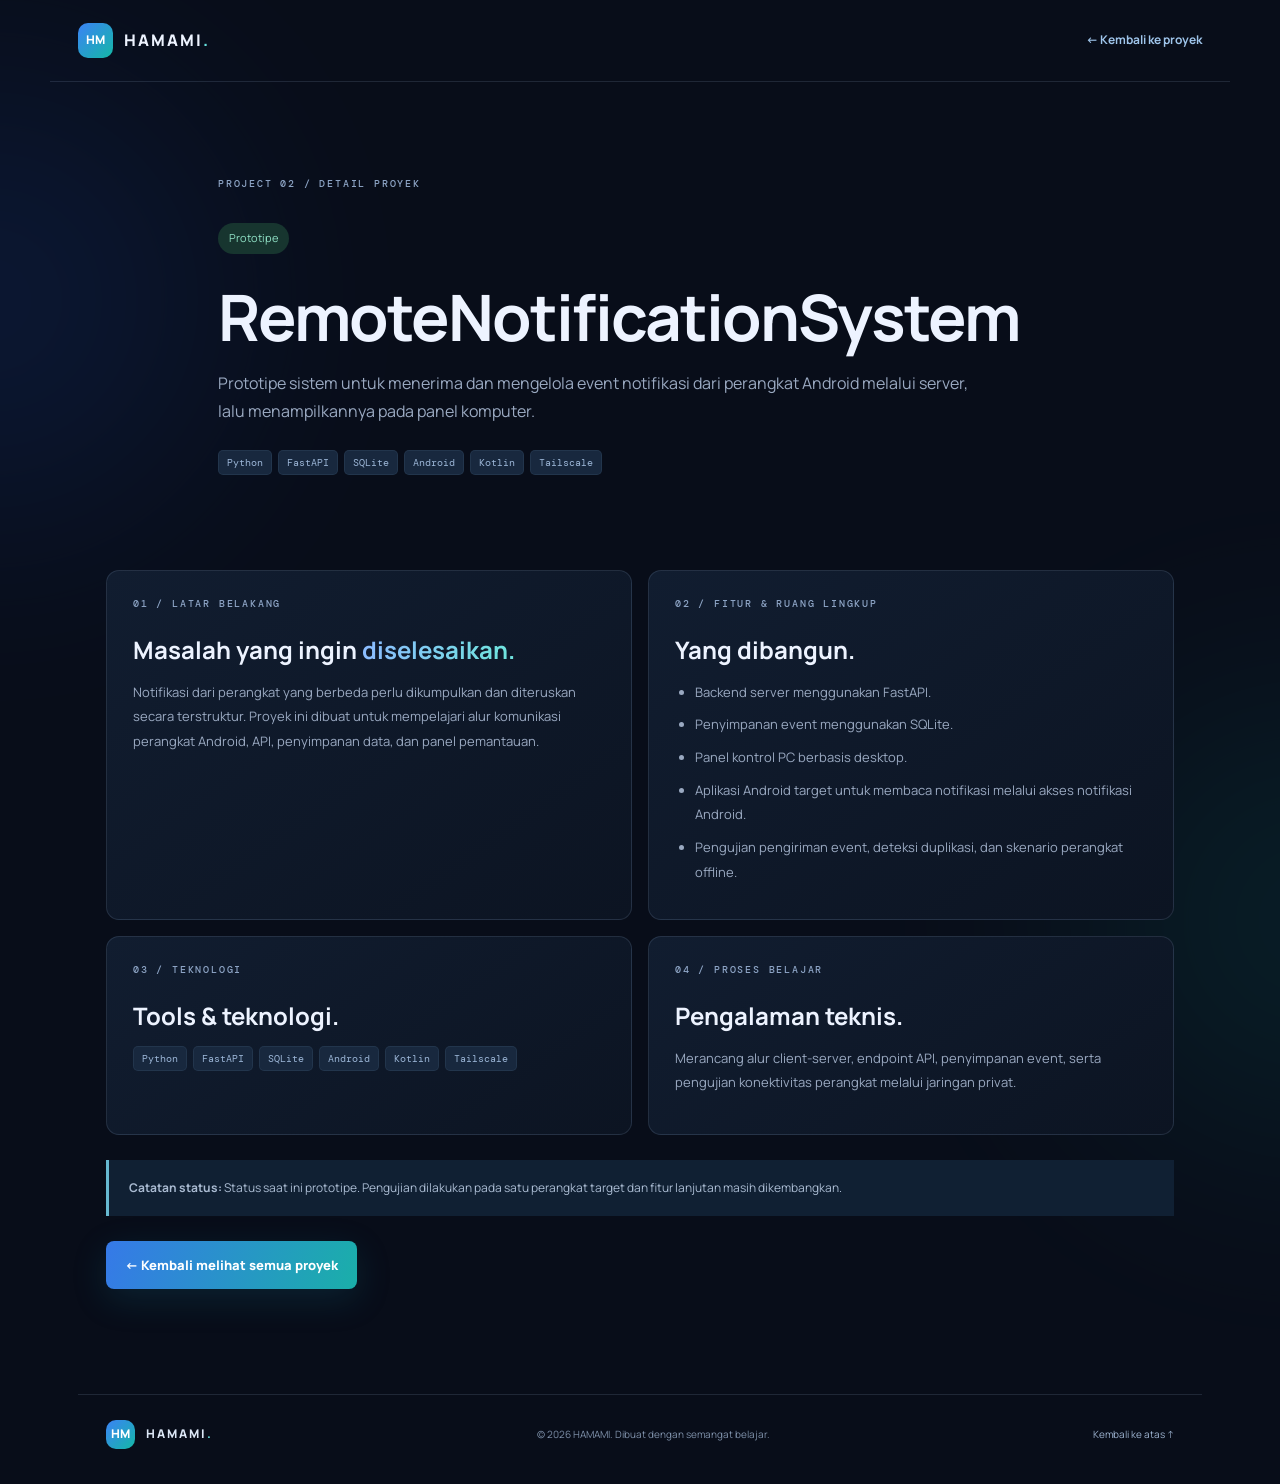
<file: projects/remote-notification.html>
<!DOCTYPE html>
<html lang="id"><head><meta charset="UTF-8"><meta name="viewport" content="width=device-width, initial-scale=1.0"><meta name="description" content="Detail proyek RemoteNotificationSystem — portofolio HAMAMI."><meta name="theme-color" content="#080d19"><title>RemoteNotificationSystem — HAMAMI</title><link rel="stylesheet" href="../assets/style.css"><link rel="stylesheet" href="../assets/project-detail.css"></head>
<body><div class="ambient ambient-one"></div><div class="ambient ambient-two"></div>
<header class="site-header"><a class="brand" href="../index.html"><span class="brand-mark">HM</span><span>HAMAMI<span class="brand-dot">.</span></span></a><a class="back-home" href="../index.html#projects">← Kembali ke proyek</a></header>
<main><section class="detail-hero section"><div class="section-kicker">PROJECT 02 / DETAIL PROYEK</div><div class="detail-status">Prototipe</div><h1>RemoteNotificationSystem</h1><p class="detail-lead">Prototipe sistem untuk menerima dan mengelola event notifikasi dari perangkat Android melalui server, lalu menampilkannya pada panel komputer.</p><div class="tags detail-tags"><span>Python</span><span>FastAPI</span><span>SQLite</span><span>Android</span><span>Kotlin</span><span>Tailscale</span></div></section>
<section class="section detail-content"><div class="detail-grid"><article class="detail-panel"><div class="section-kicker">01 / LATAR BELAKANG</div><h2>Masalah yang ingin <span class="gradient-text">diselesaikan.</span></h2><p>Notifikasi dari perangkat yang berbeda perlu dikumpulkan dan diteruskan secara terstruktur. Proyek ini dibuat untuk mempelajari alur komunikasi perangkat Android, API, penyimpanan data, dan panel pemantauan.</p></article><article class="detail-panel"><div class="section-kicker">02 / FITUR & RUANG LINGKUP</div><h2>Yang dibangun.</h2><ul><li>Backend server menggunakan FastAPI.</li>
<li>Penyimpanan event menggunakan SQLite.</li>
<li>Panel kontrol PC berbasis desktop.</li>
<li>Aplikasi Android target untuk membaca notifikasi melalui akses notifikasi Android.</li>
<li>Pengujian pengiriman event, deteksi duplikasi, dan skenario perangkat offline.</li></ul></article><article class="detail-panel"><div class="section-kicker">03 / TEKNOLOGI</div><h2>Tools & teknologi.</h2><div class="tags"><span>Python</span><span>FastAPI</span><span>SQLite</span><span>Android</span><span>Kotlin</span><span>Tailscale</span></div></article><article class="detail-panel"><div class="section-kicker">04 / PROSES BELAJAR</div><h2>Pengalaman teknis.</h2><p>Merancang alur client-server, endpoint API, penyimpanan event, serta pengujian konektivitas perangkat melalui jaringan privat.</p></article></div><div class="project-disclaimer"><strong>Catatan status:</strong> Status saat ini prototipe. Pengujian dilakukan pada satu perangkat target dan fitur lanjutan masih dikembangkan.</div><a class="button button-primary detail-back" href="../index.html#projects">← Kembali melihat semua proyek</a></section></main>
<footer><a class="brand" href="../index.html"><span class="brand-mark">HM</span><span>HAMAMI<span class="brand-dot">.</span></span></a><span>© <span id="year"></span> HAMAMI. Dibuat dengan semangat belajar.</span><a href="#top" onclick="window.scrollTo({top:0,behavior:'smooth'});return false;">Kembali ke atas ↑</a></footer><script src="../assets/script.js"></script></body></html>
</file>
<file: assets/style.css>
@import url('https://fonts.googleapis.com/css2?family=DM+Mono:wght@400;500&family=Manrope:wght@400;500;600;700;800&display=swap');
:root{--bg:#080d19;--panel:#101a2b;--panel2:#0d1626;--text:#edf3ff;--muted:#9aa9c1;--line:rgba(160,184,220,.15);--blue:#66a8ff;--cyan:#67e3e0;--purple:#a78bfa}
*{box-sizing:border-box}html{scroll-behavior:smooth;scroll-padding-top:90px}body{margin:0;background:var(--bg);color:var(--text);font-family:Manrope,Arial,sans-serif;line-height:1.7;overflow-x:hidden}a{color:inherit;text-decoration:none}.ambient{position:absolute;width:440px;height:440px;border-radius:50%;filter:blur(120px);opacity:.13;pointer-events:none}.ambient-one{background:#2563eb;top:80px;left:-230px}.ambient-two{background:#0d9488;top:700px;right:-250px}.site-header{height:82px;max-width:1180px;padding:0 28px;margin:auto;display:flex;align-items:center;justify-content:space-between;position:relative;z-index:5;border-bottom:1px solid var(--line)}.brand{display:flex;align-items:center;gap:11px;font-weight:800;letter-spacing:2px}.brand-mark{width:35px;height:35px;display:grid;place-items:center;border-radius:10px;background:linear-gradient(135deg,#3b82f6,#14b8a6);font-size:12px;letter-spacing:0;color:#fff}.brand-dot{color:var(--cyan)}.nav{display:flex;align-items:center;gap:34px;color:#bdc9dc;font-size:13px;font-weight:700}.nav a:hover,footer a:hover{color:var(--cyan)}.nav-cta{border:1px solid var(--line);padding:10px 16px;border-radius:8px}.menu-toggle{display:none;background:none;color:white;border:0;font-size:24px}.section{max-width:1124px;margin:auto;padding:105px 28px;position:relative}.hero{min-height:620px;display:grid;grid-template-columns:1.05fr .95fr;align-items:center;gap:50px;padding-top:90px}.eyebrow,.section-kicker,.project-number{font:500 10px 'DM Mono',monospace;letter-spacing:1.8px;color:#8da4c5}.eyebrow{display:flex;align-items:center;gap:10px}.status-dot{width:7px;height:7px;background:#4ade80;border-radius:50%;box-shadow:0 0 12px #4ade80}.hero h1{font-size:clamp(42px,5.5vw,67px);line-height:1.12;letter-spacing:-3px;margin:25px 0 22px;max-width:650px}.gradient-text{background:linear-gradient(100deg,#8bbdff 5%,#70e2df 90%);-webkit-background-clip:text;background-clip:text;color:transparent}.hero-lead{max-width:560px;color:var(--muted);font-size:15px}.hero-lead strong{color:#fff}.hero-actions{display:flex;gap:13px;margin-top:30px}.button{display:inline-flex;align-items:center;gap:18px;padding:13px 19px;border-radius:8px;font-size:13px;font-weight:800;transition:.2s}.button:hover{transform:translateY(-2px)}.button-primary{background:linear-gradient(110deg,#3679e8,#1aafa9);color:white;box-shadow:0 10px 35px #167e9a30}.button-ghost{border:1px solid var(--line);color:#c9d5e8}.hero-meta{display:flex;gap:38px;margin-top:56px;color:#d9e6fa;font:500 12px 'DM Mono',monospace}.hero-meta small{display:block;color:#71839e;font:11px Manrope;margin-top:4px}.hero-visual{height:430px;position:relative;display:grid;place-items:center}.orbit{position:absolute;border:1px solid #5b9bea25;border-radius:50%;transform:rotate(-25deg)}.orbit-a{width:420px;height:290px}.orbit-b{width:340px;height:400px;transform:rotate(35deg)}.code-window{width:min(100%,440px);position:relative;z-index:2;border:1px solid #6c8dbd3b;border-radius:14px;background:#0d1728ed;box-shadow:0 30px 100px #0009;overflow:hidden;transform:rotate(-3deg)}.window-bar{height:43px;border-bottom:1px solid var(--line);display:flex;align-items:center;gap:6px;padding:0 15px;color:#8294af;font:11px 'DM Mono',monospace}.window-bar i{width:7px;height:7px;border-radius:50%;background:#e87979}.window-bar i:nth-child(2){background:#e9bd63}.window-bar i:nth-child(3){background:#69c99a}.window-bar span{margin-left:12px}.code-lines{padding:18px 15px 13px;font:11px/2 'DM Mono',monospace;color:#d4e0f2}.code-lines p{margin:0;white-space:nowrap}.code-lines b{display:inline-block;width:25px;color:#526783;font-weight:400}.purple{color:#c4a5ff}.blue{color:#80c4ff}.yellow{color:#f6cb78}.green{color:#7de0bd}.comment{color:#6d829e}.terminal-line{padding:12px 16px;border-top:1px solid var(--line);font:10px 'DM Mono',monospace;color:#9eb1cc}.terminal-line span{color:#67e3e0}.terminal-line i{color:#67e3e0;font-style:normal}.float-chip{position:absolute;z-index:3;padding:9px 13px;background:#14233a;border:1px solid #7698c12c;border-radius:9px;box-shadow:0 12px 35px #0006;font-size:11px;font-weight:800;color:#dbe9ff}.float-chip span{color:var(--cyan);margin-right:6px}.chip-python{top:65px;left:0}.chip-android{right:0;top:145px}.chip-automation{bottom:60px;left:20px}.about-section{border-top:1px solid var(--line)}.section-kicker{margin-bottom:25px}.about-grid,.approach-grid{display:grid;grid-template-columns:1fr 1fr;gap:80px}.about-grid h2,.section-heading h2,.approach-grid h2{font-size:clamp(30px,4vw,43px);line-height:1.2;letter-spacing:-1.7px;margin:0}.about-grid p,.section-heading p,.approach-grid p{color:var(--muted);font-size:14px;margin:0 0 13px}.section-heading{display:flex;align-items:end;justify-content:space-between;gap:30px;margin-bottom:35px}.section-heading p{max-width:360px}.skills-grid{display:grid;grid-template-columns:repeat(4,1fr);gap:14px}.skill-card,.project-card{border:1px solid var(--line);background:linear-gradient(145deg,#111d30,#0c1422);border-radius:13px;padding:22px}.skill-icon{height:42px;width:42px;border-radius:10px;background:#1c3554;color:#8bc3ff;display:grid;place-items:center;font:12px 'DM Mono',monospace;font-weight:500;margin-bottom:20px}.skill-card h3,.project-card h3{font-size:16px;margin:0 0 8px}.skill-card p,.project-card p{font-size:12px;color:var(--muted);line-height:1.8;margin:0 0 18px}.tags{display:flex;flex-wrap:wrap;gap:6px}.tags span{font:10px 'DM Mono',monospace;color:#9db7d8;background:#18283e;border:1px solid #7698c11c;padding:5px 8px;border-radius:5px}.projects-section{border-top:1px solid var(--line)}.projects-grid{display:grid;grid-template-columns:repeat(2,1fr);gap:16px}.project-card{padding:18px}.project-top{display:flex;justify-content:space-between;align-items:center;gap:10px;margin-bottom:15px}.project-status{font-size:10px;color:#8fe0c5;background:#17352f;padding:5px 8px;border-radius:20px}.project-art{height:190px;border-radius:9px;margin-bottom:19px;display:grid;place-items:center;overflow:hidden;position:relative;background:radial-gradient(circle at 50% 20%,#244a70,#101a2a 70%)}.live-screen{width:83%;height:78%;border:1px solid #8cb7e64a;border-radius:8px;background:#0b1424;box-shadow:0 10px 30px #0008;padding:10px 12px;display:flex;flex-direction:column;justify-content:space-between}.live-top,.live-bottom{display:flex;justify-content:space-between;font:8px 'DM Mono',monospace;color:#83a6cd}.live-top span:first-child{color:#ff7a8b}.live-center{display:flex;align-items:center;flex-direction:column;gap:3px}.live-avatar{width:43px;height:43px;border-radius:50%;display:grid;place-items:center;background:linear-gradient(135deg,#2774d7,#18a99f);font-weight:800}.live-center strong{font-size:12px}.live-center small{font-size:8px;color:#8da4c5}.art-notify{background:radial-gradient(circle at 80% 10%,#235b5b,#101b2a 70%)}.notify-ui{width:80%;background:#0b1724;border:1px solid #7bc9c14a;border-radius:8px;padding:13px;box-shadow:0 15px 30px #0007}.notify-head{font:8px 'DM Mono',monospace;color:#a7bdd7;border-bottom:1px solid var(--line);padding-bottom:9px}.notify-head span{float:right;color:#69d7a4}.notify-row{display:flex;gap:12px;align-items:center;margin-top:12px}.notify-row>b{width:27px;height:27px;border-radius:7px;background:#1a3c3c;color:#71d8c0;display:grid;place-items:center}.notify-row strong,.notify-row small{display:block}.notify-row strong{font-size:10px}.notify-row small{font-size:8px;color:#8da4c5}.art-lyrics{background:radial-gradient(circle at 20% 20%,#514079,#11172b 70%)}.lyrics-ui{width:82%;padding:15px;background:#111327;border:1px solid #aa91e74a;border-radius:8px}.lyrics-title{font:9px 'DM Mono',monospace;color:#d7c9ff}.lyrics-title span{float:right}.wave{height:36px;display:flex;align-items:center;gap:4px;margin:10px 0}.wave i{height:var(--h,18px);width:4px;border-radius:5px;background:#9b8bd9}.wave i:nth-child(3n){height:28px}.wave i:nth-child(2n){height:13px}.lyric-line{font-size:8px;color:#8791ac;padding:4px 0}.lyric-line.active{color:#e3d9ff}.art-camera{background:radial-gradient(circle at 80% 20%,#285d7c,#101a2a 70%)}.phone-frame{height:155px;width:80px;border:3px solid #9bbbd2;border-radius:15px;padding:5px;background:#07101c;z-index:2;box-shadow:0 15px 30px #0008}.phone-camera{height:100%;border-radius:9px;background:linear-gradient(145deg,#163c53,#101b2b);display:flex;flex-direction:column;align-items:center;justify-content:space-around;font:6px 'DM Mono',monospace;color:#a5c9df}.camera-focus{font-size:30px;color:#71d8d0}.signal{position:absolute;border:1px solid #74d5d6;border-radius:50%;width:160px;height:160px;opacity:.25}.signal-two{width:220px;height:220px;opacity:.12}.project-note,.replace-note{font-size:11px;color:#7588a5;margin-top:18px}.approach-section{border-top:1px solid var(--line)}.steps{display:grid;gap:17px}.steps>div{display:flex;gap:18px;border-bottom:1px solid var(--line);padding-bottom:17px}.steps b{font:12px 'DM Mono',monospace;color:var(--cyan)}.steps strong,.steps small{display:block}.steps strong{font-size:13px}.steps small{font-size:11px;color:var(--muted);margin-top:3px}.contact-section{padding-top:60px}.contact-box{border:1px solid #6da5d52d;border-radius:15px;padding:40px;background:linear-gradient(115deg,#12233a,#102b35);display:flex;justify-content:space-between;align-items:center;gap:30px}.contact-box h2{font-size:clamp(30px,4vw,42px);line-height:1.2;letter-spacing:-1.5px;margin:15px 0}.contact-box p{color:var(--muted);font-size:13px;margin:0}.contact-box .button{flex-shrink:0}footer{max-width:1124px;margin:auto;padding:25px 28px 35px;border-top:1px solid var(--line);display:flex;align-items:center;justify-content:space-between;gap:20px;color:#7f91aa;font-size:10px}footer .brand{color:#dce7f6;font-size:12px}footer .brand-mark{width:29px;height:29px}footer>a:last-child{color:#9db3d0}
@media(max-width:850px){.hero{grid-template-columns:1fr;gap:10px;padding-top:75px}.hero-visual{height:370px;max-width:570px;width:100%;margin:auto}.skills-grid{grid-template-columns:repeat(2,1fr)}.about-grid,.approach-grid{gap:35px}.section-heading{display:block}.section-heading p{margin-top:12px}.contact-box{align-items:flex-start;flex-direction:column}}
@media(max-width:600px){.site-header{height:70px;padding:0 20px}.menu-toggle{display:block}.nav{display:none;position:absolute;top:69px;left:0;right:0;padding:20px;background:#0d1728;border-bottom:1px solid var(--line);flex-direction:column;align-items:stretch;gap:17px}.nav.open{display:flex}.nav-cta{text-align:center}.section{padding:75px 20px}.hero{padding-top:65px;min-height:auto}.hero h1{font-size:43px;letter-spacing:-2px}.hero-lead{font-size:13px}.hero-meta{gap:22px;margin-top:40px}.hero-visual{height:330px}.code-window{width:95%;transform:none}.code-lines{font-size:9px}.chip-python{left:-2px;top:30px}.chip-android{right:-2px;top:115px}.chip-automation{bottom:20px;left:0}.about-grid,.approach-grid{grid-template-columns:1fr;gap:22px}.skills-grid,.projects-grid{grid-template-columns:1fr}.skill-card{padding:19px}.project-art{height:175px}.contact-box{padding:27px 22px}.contact-box .button{width:100%;justify-content:center}footer{padding:23px 20px;flex-wrap:wrap}footer>span{order:3;width:100%}}

/* Project detail pages and project-card links */
.project-link{display:flex;justify-content:space-between;align-items:center;margin-top:20px;padding-top:13px;border-top:1px solid var(--line);font-size:11px;font-weight:800;color:#8fc7ff}.project-link span{font-size:16px;transition:transform .2s}.project-card:hover .project-link span{transform:translate(3px,-3px)}.project-card{transition:transform .2s,border-color .2s}.project-card:hover{transform:translateY(-3px);border-color:#67b9d15c}
</file>
<file: assets/project-detail.css>
.back-home{font-size:12px;color:#9fc5eb;font-weight:700}.detail-hero{padding-top:95px;padding-bottom:75px;max-width:900px}.detail-status{display:inline-block;margin:8px 0 12px;padding:6px 11px;border-radius:20px;background:#17352f;color:#8fe0c5;font-size:11px}.detail-hero h1{font-size:clamp(38px,6vw,64px);line-height:1.12;letter-spacing:-2px;margin:15px 0 18px}.detail-lead{max-width:760px;color:var(--muted);font-size:16px}.detail-tags{margin-top:25px}.detail-content{padding-top:20px}.detail-grid{display:grid;grid-template-columns:1fr 1fr;gap:16px}.detail-panel{padding:26px;border:1px solid var(--line);background:linear-gradient(145deg,#111d30,#0c1422);border-radius:13px}.detail-panel h2{font-size:24px;line-height:1.25;margin:0 0 15px}.detail-panel p,.detail-panel li{font-size:13px;color:var(--muted);line-height:1.9}.detail-panel ul{padding-left:20px;margin:0}.detail-panel li{padding:0 0 8px}.project-disclaimer{margin-top:25px;padding:17px 20px;border-left:3px solid #67b9d1;background:#102033;color:#aabbd2;font-size:12px;line-height:1.8}.detail-back{margin-top:25px}@media(max-width:650px){.detail-hero{padding-top:65px}.detail-grid{grid-template-columns:1fr}.detail-panel{padding:21px}.detail-lead{font-size:14px}.back-home{font-size:10px}}
</file>
